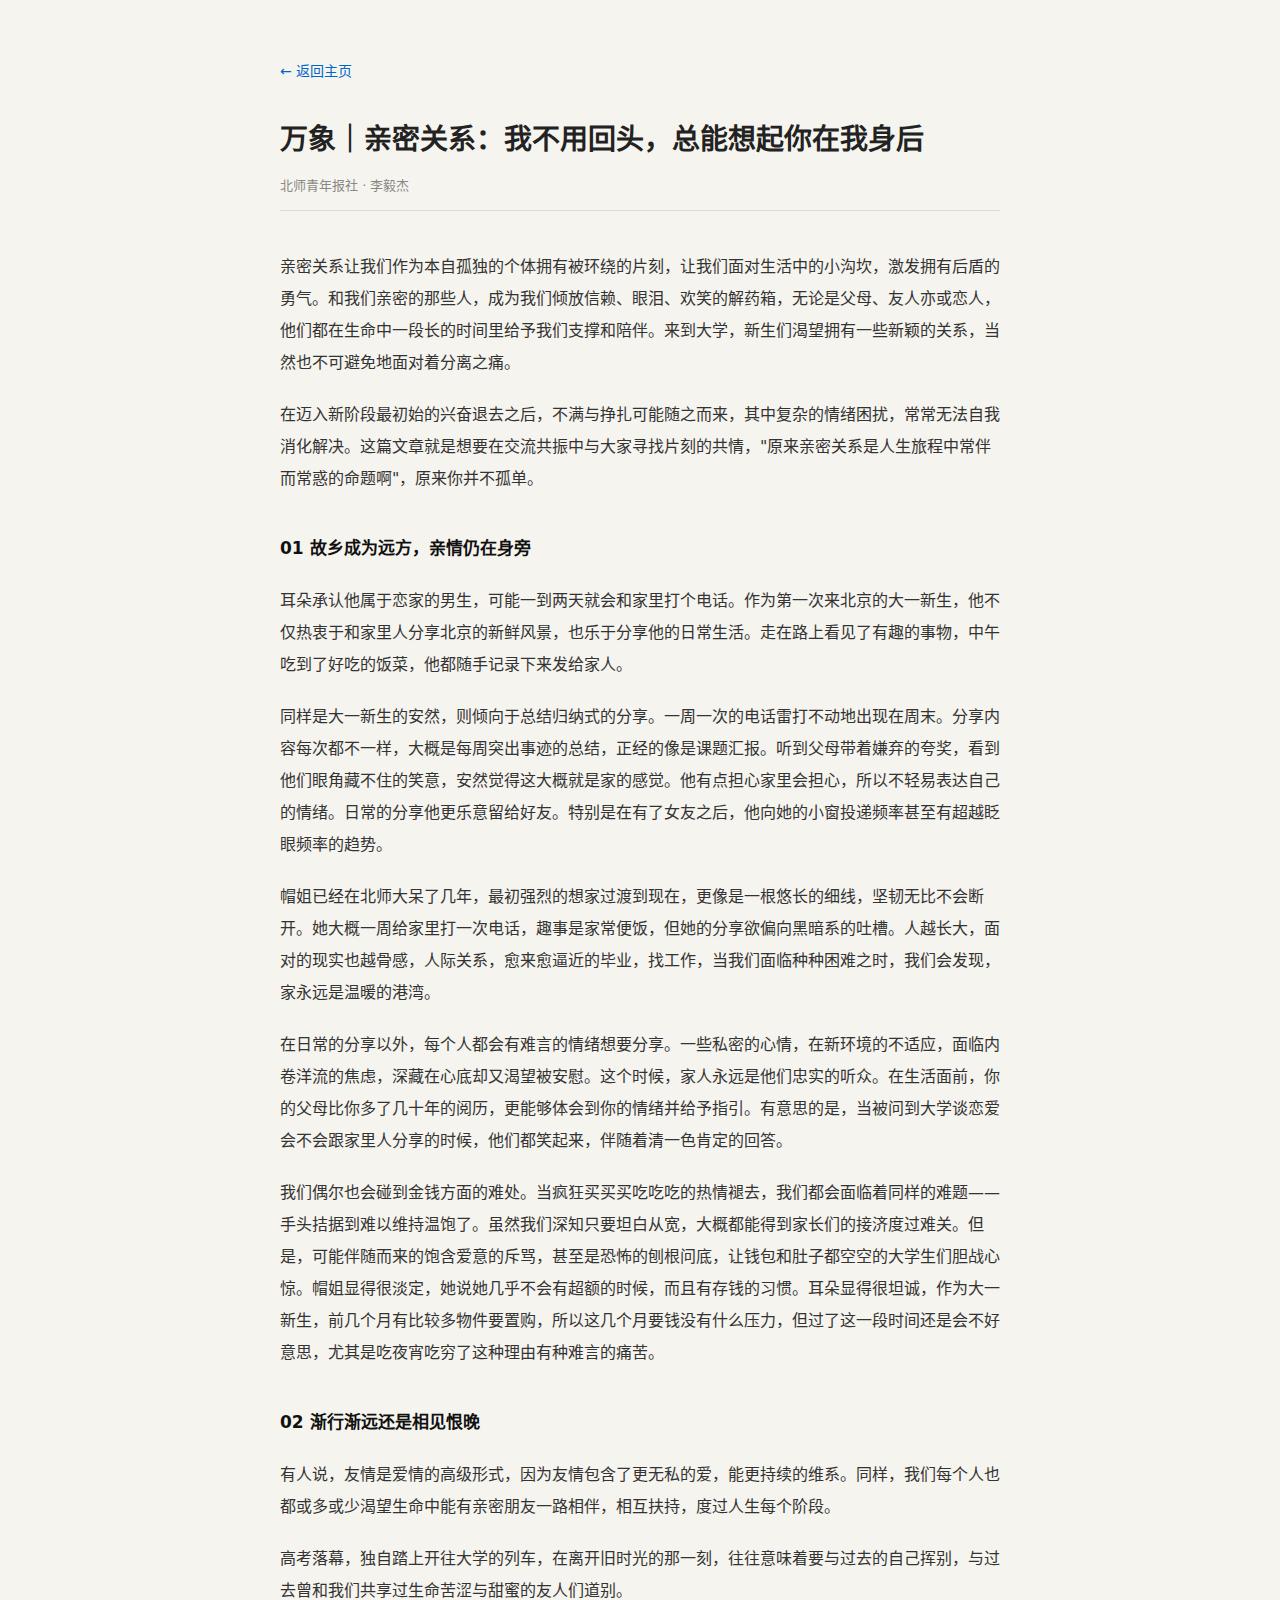
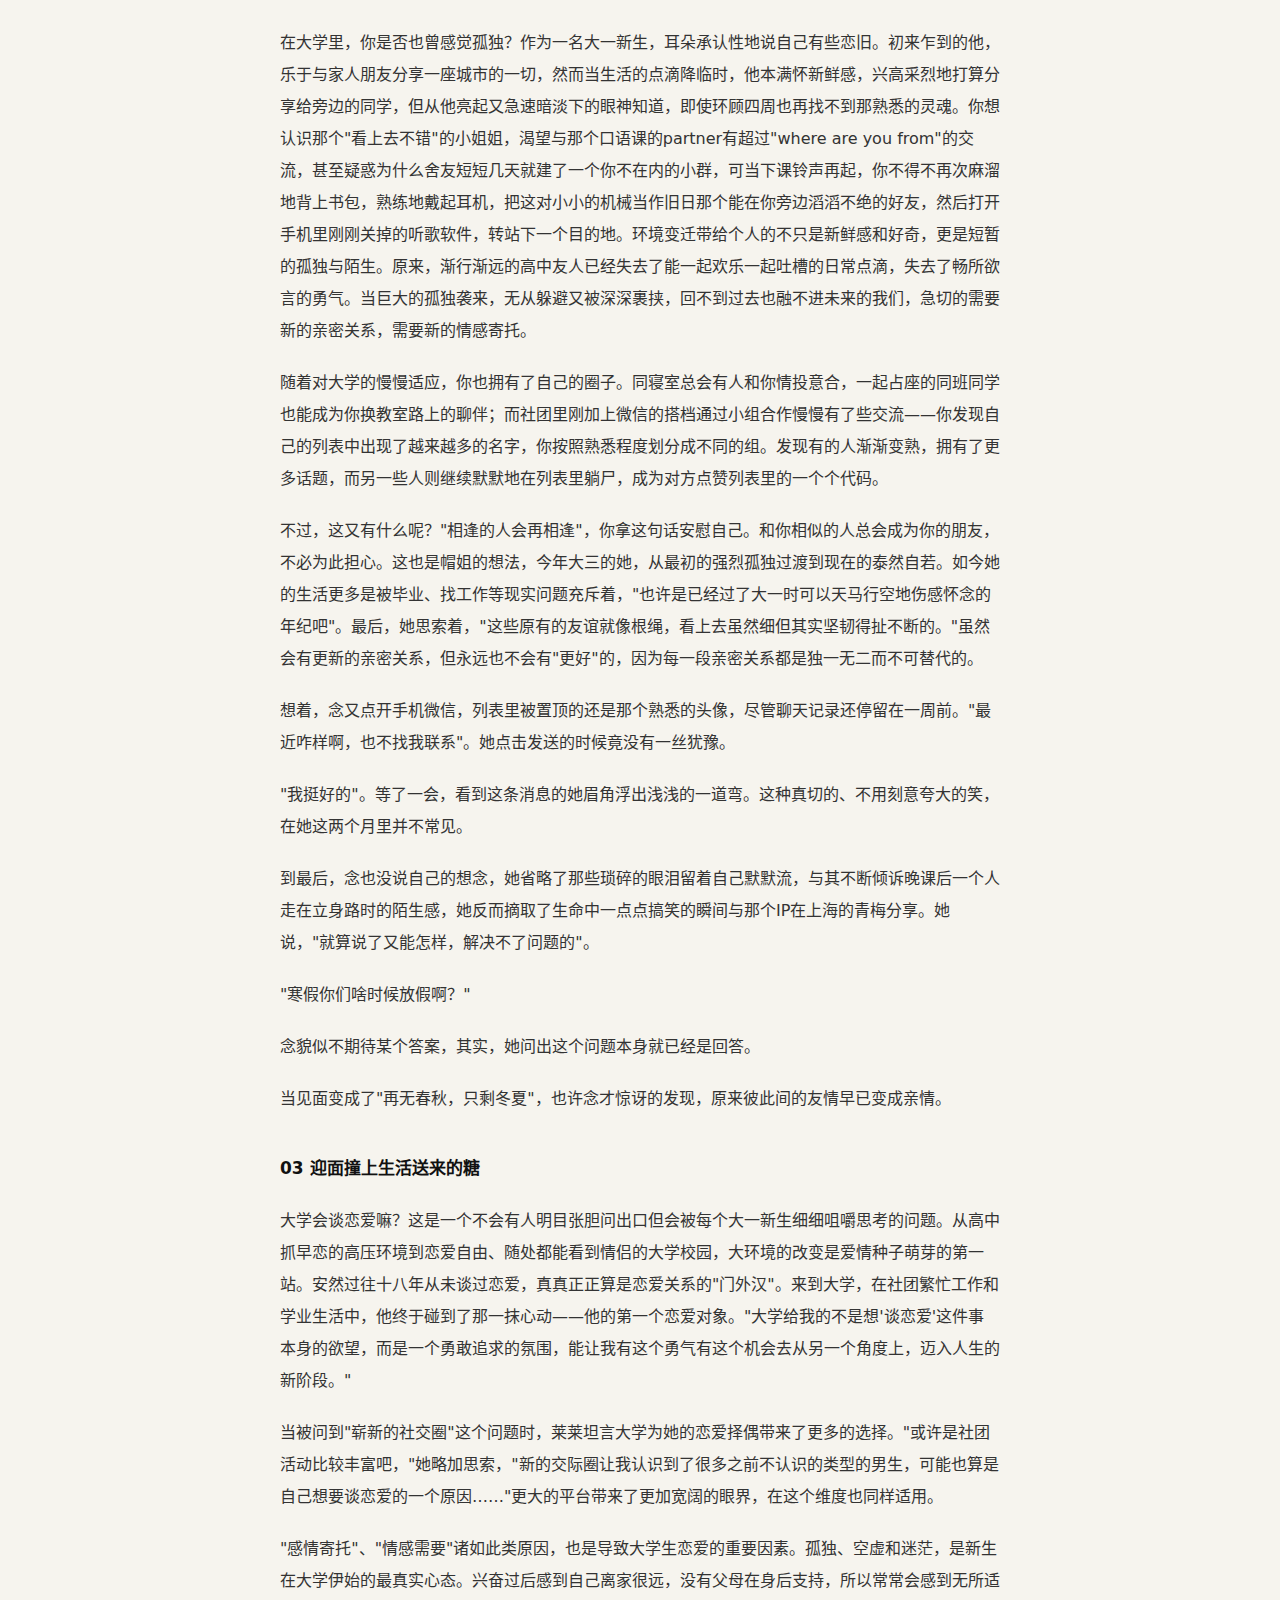
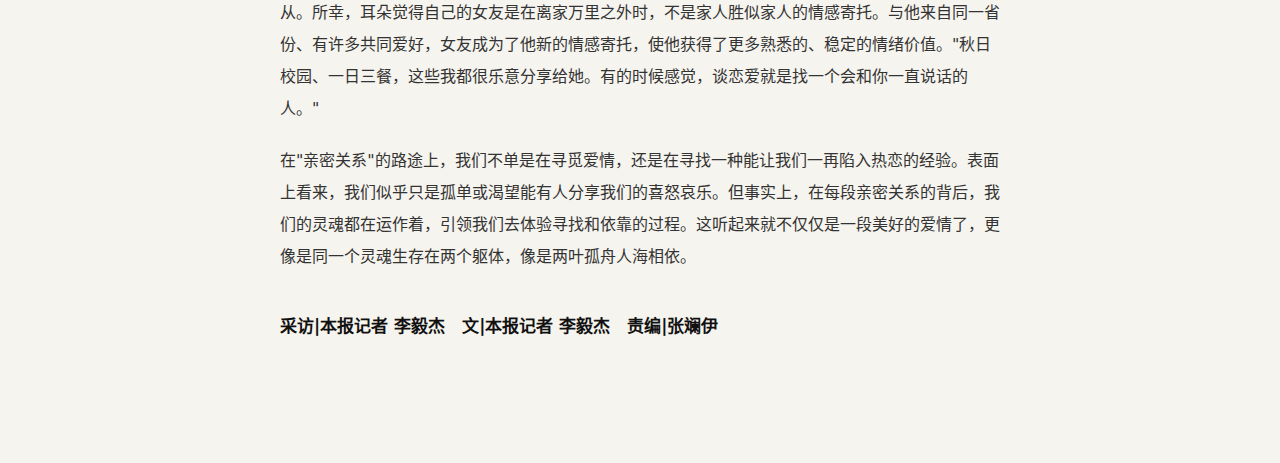
<file: article_love.html>
<!DOCTYPE html>
<html lang="zh-CN">
<head>
  <meta charset="UTF-8" />
  <title>万象｜亲密关系：我不用回头，总能想起你在我身后</title>
  <style>
    body { margin: 0; padding: 0; background-color: #f6f4ee; font-family: -apple-system, BlinkMacSystemFont, "Segoe UI", system-ui, sans-serif; color: #222; }
    .page { max-width: 720px; margin: 0 auto; padding: 60px 24px 100px; }
    .back { display: inline-block; margin-bottom: 40px; font-size: 14px; color: #0066cc; text-decoration: none; }
    .back:hover { text-decoration: underline; }
    h1 { font-size: 28px; font-weight: 600; line-height: 1.4; margin: 0 0 16px; }
    .meta { font-size: 13px; color: #888; margin-bottom: 40px; border-bottom: 1px solid #ddd; padding-bottom: 16px; }
    .content p { font-size: 16px; line-height: 2; margin: 0 0 20px; color: #333; }
    .content p.section-title { font-weight: 600; font-size: 17px; color: #111; margin-top: 36px; }
  </style>
</head>
<body>
  <div class="page">
    <a class="back" href="Unicore.html">← 返回主页</a>
    <h1>万象｜亲密关系：我不用回头，总能想起你在我身后</h1>
    <div class="meta">北师青年报社 · 李毅杰</div>
    <div class="content">
      <p>亲密关系让我们作为本自孤独的个体拥有被环绕的片刻，让我们面对生活中的小沟坎，激发拥有后盾的勇气。和我们亲密的那些人，成为我们倾放信赖、眼泪、欢笑的解药箱，无论是父母、友人亦或恋人，他们都在生命中一段长的时间里给予我们支撑和陪伴。来到大学，新生们渴望拥有一些新颖的关系，当然也不可避免地面对着分离之痛。</p>
      <p>在迈入新阶段最初始的兴奋退去之后，不满与挣扎可能随之而来，其中复杂的情绪困扰，常常无法自我消化解决。这篇文章就是想要在交流共振中与大家寻找片刻的共情，"原来亲密关系是人生旅程中常伴而常惑的命题啊"，原来你并不孤单。</p>
      <p class="section-title">01 故乡成为远方，亲情仍在身旁</p>
      <p>耳朵承认他属于恋家的男生，可能一到两天就会和家里打个电话。作为第一次来北京的大一新生，他不仅热衷于和家里人分享北京的新鲜风景，也乐于分享他的日常生活。走在路上看见了有趣的事物，中午吃到了好吃的饭菜，他都随手记录下来发给家人。</p>
      <p>同样是大一新生的安然，则倾向于总结归纳式的分享。一周一次的电话雷打不动地出现在周末。分享内容每次都不一样，大概是每周突出事迹的总结，正经的像是课题汇报。听到父母带着嫌弃的夸奖，看到他们眼角藏不住的笑意，安然觉得这大概就是家的感觉。他有点担心家里会担心，所以不轻易表达自己的情绪。日常的分享他更乐意留给好友。特别是在有了女友之后，他向她的小窗投递频率甚至有超越眨眼频率的趋势。</p>
      <p>帽姐已经在北师大呆了几年，最初强烈的想家过渡到现在，更像是一根悠长的细线，坚韧无比不会断开。她大概一周给家里打一次电话，趣事是家常便饭，但她的分享欲偏向黑暗系的吐槽。人越长大，面对的现实也越骨感，人际关系，愈来愈逼近的毕业，找工作，当我们面临种种困难之时，我们会发现，家永远是温暖的港湾。</p>
      <p>在日常的分享以外，每个人都会有难言的情绪想要分享。一些私密的心情，在新环境的不适应，面临内卷洋流的焦虑，深藏在心底却又渴望被安慰。这个时候，家人永远是他们忠实的听众。在生活面前，你的父母比你多了几十年的阅历，更能够体会到你的情绪并给予指引。有意思的是，当被问到大学谈恋爱会不会跟家里人分享的时候，他们都笑起来，伴随着清一色肯定的回答。</p>
      <p>我们偶尔也会碰到金钱方面的难处。当疯狂买买买吃吃吃的热情褪去，我们都会面临着同样的难题——手头拮据到难以维持温饱了。虽然我们深知只要坦白从宽，大概都能得到家长们的接济度过难关。但是，可能伴随而来的饱含爱意的斥骂，甚至是恐怖的刨根问底，让钱包和肚子都空空的大学生们胆战心惊。帽姐显得很淡定，她说她几乎不会有超额的时候，而且有存钱的习惯。耳朵显得很坦诚，作为大一新生，前几个月有比较多物件要置购，所以这几个月要钱没有什么压力，但过了这一段时间还是会不好意思，尤其是吃夜宵吃穷了这种理由有种难言的痛苦。</p>
      <p class="section-title">02 渐行渐远还是相见恨晚</p>
      <p>有人说，友情是爱情的高级形式，因为友情包含了更无私的爱，能更持续的维系。同样，我们每个人也都或多或少渴望生命中能有亲密朋友一路相伴，相互扶持，度过人生每个阶段。</p>
      <p>高考落幕，独自踏上开往大学的列车，在离开旧时光的那一刻，往往意味着要与过去的自己挥别，与过去曾和我们共享过生命苦涩与甜蜜的友人们道别。</p>
      <p>在大学里，你是否也曾感觉孤独？作为一名大一新生，耳朵承认性地说自己有些恋旧。初来乍到的他，乐于与家人朋友分享一座城市的一切，然而当生活的点滴降临时，他本满怀新鲜感，兴高采烈地打算分享给旁边的同学，但从他亮起又急速暗淡下的眼神知道，即使环顾四周也再找不到那熟悉的灵魂。你想认识那个"看上去不错"的小姐姐，渴望与那个口语课的partner有超过"where are you from"的交流，甚至疑惑为什么舍友短短几天就建了一个你不在内的小群，可当下课铃声再起，你不得不再次麻溜地背上书包，熟练地戴起耳机，把这对小小的机械当作旧日那个能在你旁边滔滔不绝的好友，然后打开手机里刚刚关掉的听歌软件，转站下一个目的地。环境变迁带给个人的不只是新鲜感和好奇，更是短暂的孤独与陌生。原来，渐行渐远的高中友人已经失去了能一起欢乐一起吐槽的日常点滴，失去了畅所欲言的勇气。当巨大的孤独袭来，无从躲避又被深深裹挟，回不到过去也融不进未来的我们，急切的需要新的亲密关系，需要新的情感寄托。</p>
      <p>随着对大学的慢慢适应，你也拥有了自己的圈子。同寝室总会有人和你情投意合，一起占座的同班同学也能成为你换教室路上的聊伴；而社团里刚加上微信的搭档通过小组合作慢慢有了些交流——你发现自己的列表中出现了越来越多的名字，你按照熟悉程度划分成不同的组。发现有的人渐渐变熟，拥有了更多话题，而另一些人则继续默默地在列表里躺尸，成为对方点赞列表里的一个个代码。</p>
      <p>不过，这又有什么呢？"相逢的人会再相逢"，你拿这句话安慰自己。和你相似的人总会成为你的朋友，不必为此担心。这也是帽姐的想法，今年大三的她，从最初的强烈孤独过渡到现在的泰然自若。如今她的生活更多是被毕业、找工作等现实问题充斥着，"也许是已经过了大一时可以天马行空地伤感怀念的年纪吧"。最后，她思索着，"这些原有的友谊就像根绳，看上去虽然细但其实坚韧得扯不断的。"虽然会有更新的亲密关系，但永远也不会有"更好"的，因为每一段亲密关系都是独一无二而不可替代的。</p>
      <p>想着，念又点开手机微信，列表里被置顶的还是那个熟悉的头像，尽管聊天记录还停留在一周前。"最近咋样啊，也不找我联系"。她点击发送的时候竟没有一丝犹豫。</p>
      <p>"我挺好的"。等了一会，看到这条消息的她眉角浮出浅浅的一道弯。这种真切的、不用刻意夸大的笑，在她这两个月里并不常见。</p>
      <p>到最后，念也没说自己的想念，她省略了那些琐碎的眼泪留着自己默默流，与其不断倾诉晚课后一个人走在立身路时的陌生感，她反而摘取了生命中一点点搞笑的瞬间与那个IP在上海的青梅分享。她说，"就算说了又能怎样，解决不了问题的"。</p>
      <p>"寒假你们啥时候放假啊？"</p>
      <p>念貌似不期待某个答案，其实，她问出这个问题本身就已经是回答。</p>
      <p>当见面变成了"再无春秋，只剩冬夏"，也许念才惊讶的发现，原来彼此间的友情早已变成亲情。</p>
      <p class="section-title">03 迎面撞上生活送来的糖</p>
      <p>大学会谈恋爱嘛？这是一个不会有人明目张胆问出口但会被每个大一新生细细咀嚼思考的问题。从高中抓早恋的高压环境到恋爱自由、随处都能看到情侣的大学校园，大环境的改变是爱情种子萌芽的第一站。安然过往十八年从未谈过恋爱，真真正正算是恋爱关系的"门外汉"。来到大学，在社团繁忙工作和学业生活中，他终于碰到了那一抹心动——他的第一个恋爱对象。"大学给我的不是想'谈恋爱'这件事本身的欲望，而是一个勇敢追求的氛围，能让我有这个勇气有这个机会去从另一个角度上，迈入人生的新阶段。"</p>
      <p>当被问到"崭新的社交圈"这个问题时，莱莱坦言大学为她的恋爱择偶带来了更多的选择。"或许是社团活动比较丰富吧，"她略加思索，"新的交际圈让我认识到了很多之前不认识的类型的男生，可能也算是自己想要谈恋爱的一个原因……"更大的平台带来了更加宽阔的眼界，在这个维度也同样适用。</p>
      <p>"感情寄托"、"情感需要"诸如此类原因，也是导致大学生恋爱的重要因素。孤独、空虚和迷茫，是新生在大学伊始的最真实心态。兴奋过后感到自己离家很远，没有父母在身后支持，所以常常会感到无所适从。所幸，耳朵觉得自己的女友是在离家万里之外时，不是家人胜似家人的情感寄托。与他来自同一省份、有许多共同爱好，女友成为了他新的情感寄托，使他获得了更多熟悉的、稳定的情绪价值。"秋日校园、一日三餐，这些我都很乐意分享给她。有的时候感觉，谈恋爱就是找一个会和你一直说话的人。"</p>
      <p>在"亲密关系"的路途上，我们不单是在寻觅爱情，还是在寻找一种能让我们一再陷入热恋的经验。表面上看来，我们似乎只是孤单或渴望能有人分享我们的喜怒哀乐。但事实上，在每段亲密关系的背后，我们的灵魂都在运作着，引领我们去体验寻找和依靠的过程。这听起来就不仅仅是一段美好的爱情了，更像是同一个灵魂生存在两个躯体，像是两叶孤舟人海相依。</p>
      <p class="section-title">采访|本报记者 李毅杰　文|本报记者 李毅杰　责编|张斓伊</p>
    </div>
  </div>
</body>
</html>
</file>
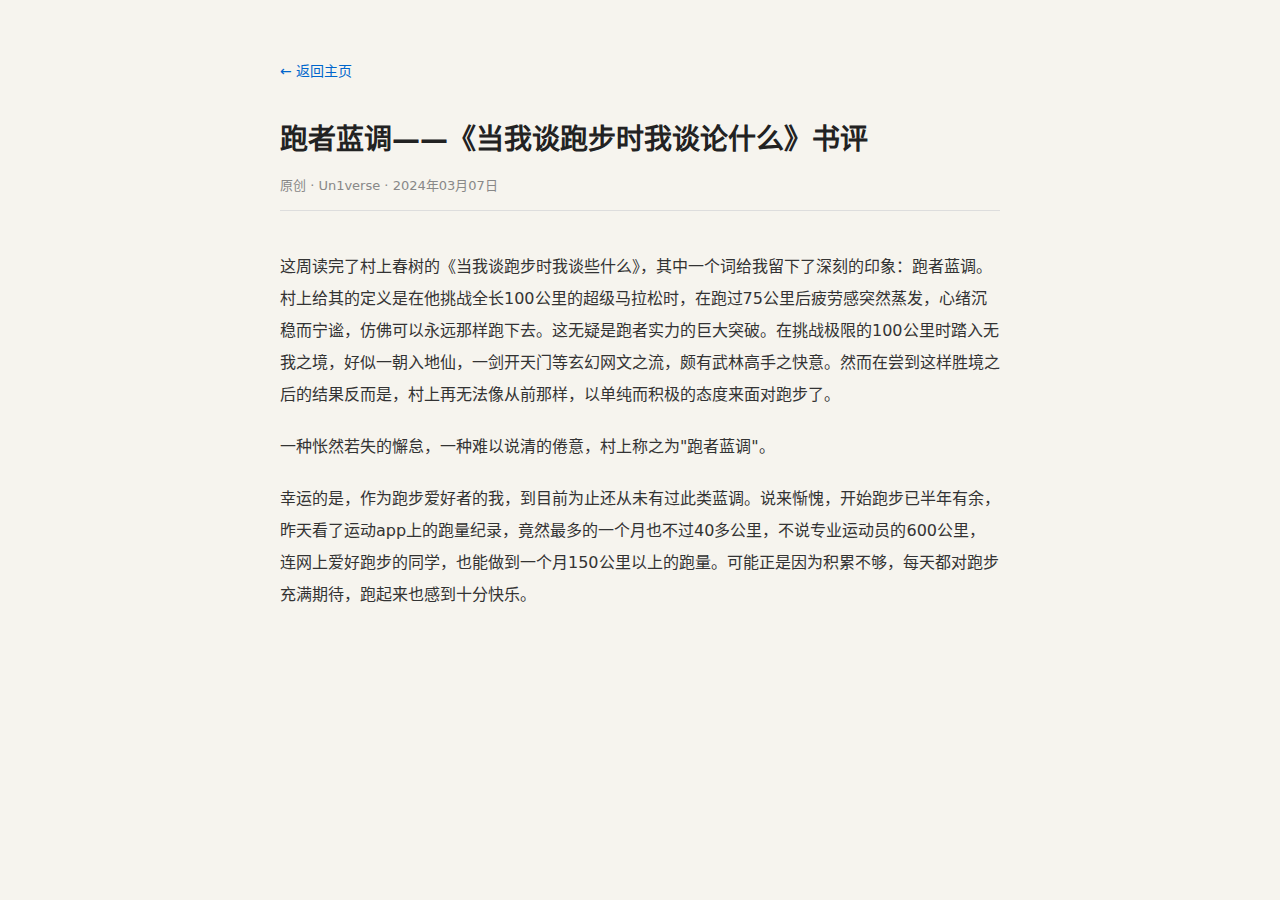
<file: article_run.html>
<!DOCTYPE html>
<html lang="zh-CN">
<head>
  <meta charset="UTF-8" />
  <title>跑者蓝调——《当我谈跑步时我谈论什么》书评</title>
  <style>
    body { margin: 0; padding: 0; background-color: #f6f4ee; font-family: -apple-system, BlinkMacSystemFont, "Segoe UI", system-ui, sans-serif; color: #222; }
    .page { max-width: 720px; margin: 0 auto; padding: 60px 24px 100px; }
    .back { display: inline-block; margin-bottom: 40px; font-size: 14px; color: #0066cc; text-decoration: none; }
    .back:hover { text-decoration: underline; }
    h1 { font-size: 28px; font-weight: 600; line-height: 1.4; margin: 0 0 16px; }
    .meta { font-size: 13px; color: #888; margin-bottom: 40px; border-bottom: 1px solid #ddd; padding-bottom: 16px; }
    .content p { font-size: 16px; line-height: 2; margin: 0 0 20px; color: #333; }
    .content p.section-title { font-weight: 600; font-size: 17px; color: #111; margin-top: 36px; }
  </style>
</head>
<body>
  <div class="page">
    <a class="back" href="./">← 返回主页</a>
    <h1>跑者蓝调——《当我谈跑步时我谈论什么》书评</h1>
    <div class="meta">原创 · Un1verse · 2024年03月07日</div>
    <div class="content">
      <p>这周读完了村上春树的《当我谈跑步时我谈些什么》，其中一个词给我留下了深刻的印象：跑者蓝调。村上给其的定义是在他挑战全长100公里的超级马拉松时，在跑过75公里后疲劳感突然蒸发，心绪沉稳而宁谧，仿佛可以永远那样跑下去。这无疑是跑者实力的巨大突破。在挑战极限的100公里时踏入无我之境，好似一朝入地仙，一剑开天门等玄幻网文之流，颇有武林高手之快意。然而在尝到这样胜境之后的结果反而是，村上再无法像从前那样，以单纯而积极的态度来面对跑步了。</p>
      <p>一种怅然若失的懈怠，一种难以说清的倦意，村上称之为"跑者蓝调"。</p>
      <p>幸运的是，作为跑步爱好者的我，到目前为止还从未有过此类蓝调。说来惭愧，开始跑步已半年有余，昨天看了运动app上的跑量纪录，竟然最多的一个月也不过40多公里，不说专业运动员的600公里，连网上爱好跑步的同学，也能做到一个月150公里以上的跑量。可能正是因为积累不够，每天都对跑步充满期待，跑起来也感到十分快乐。</p>
    </div>
  </div>
</body>
</html>
</file>
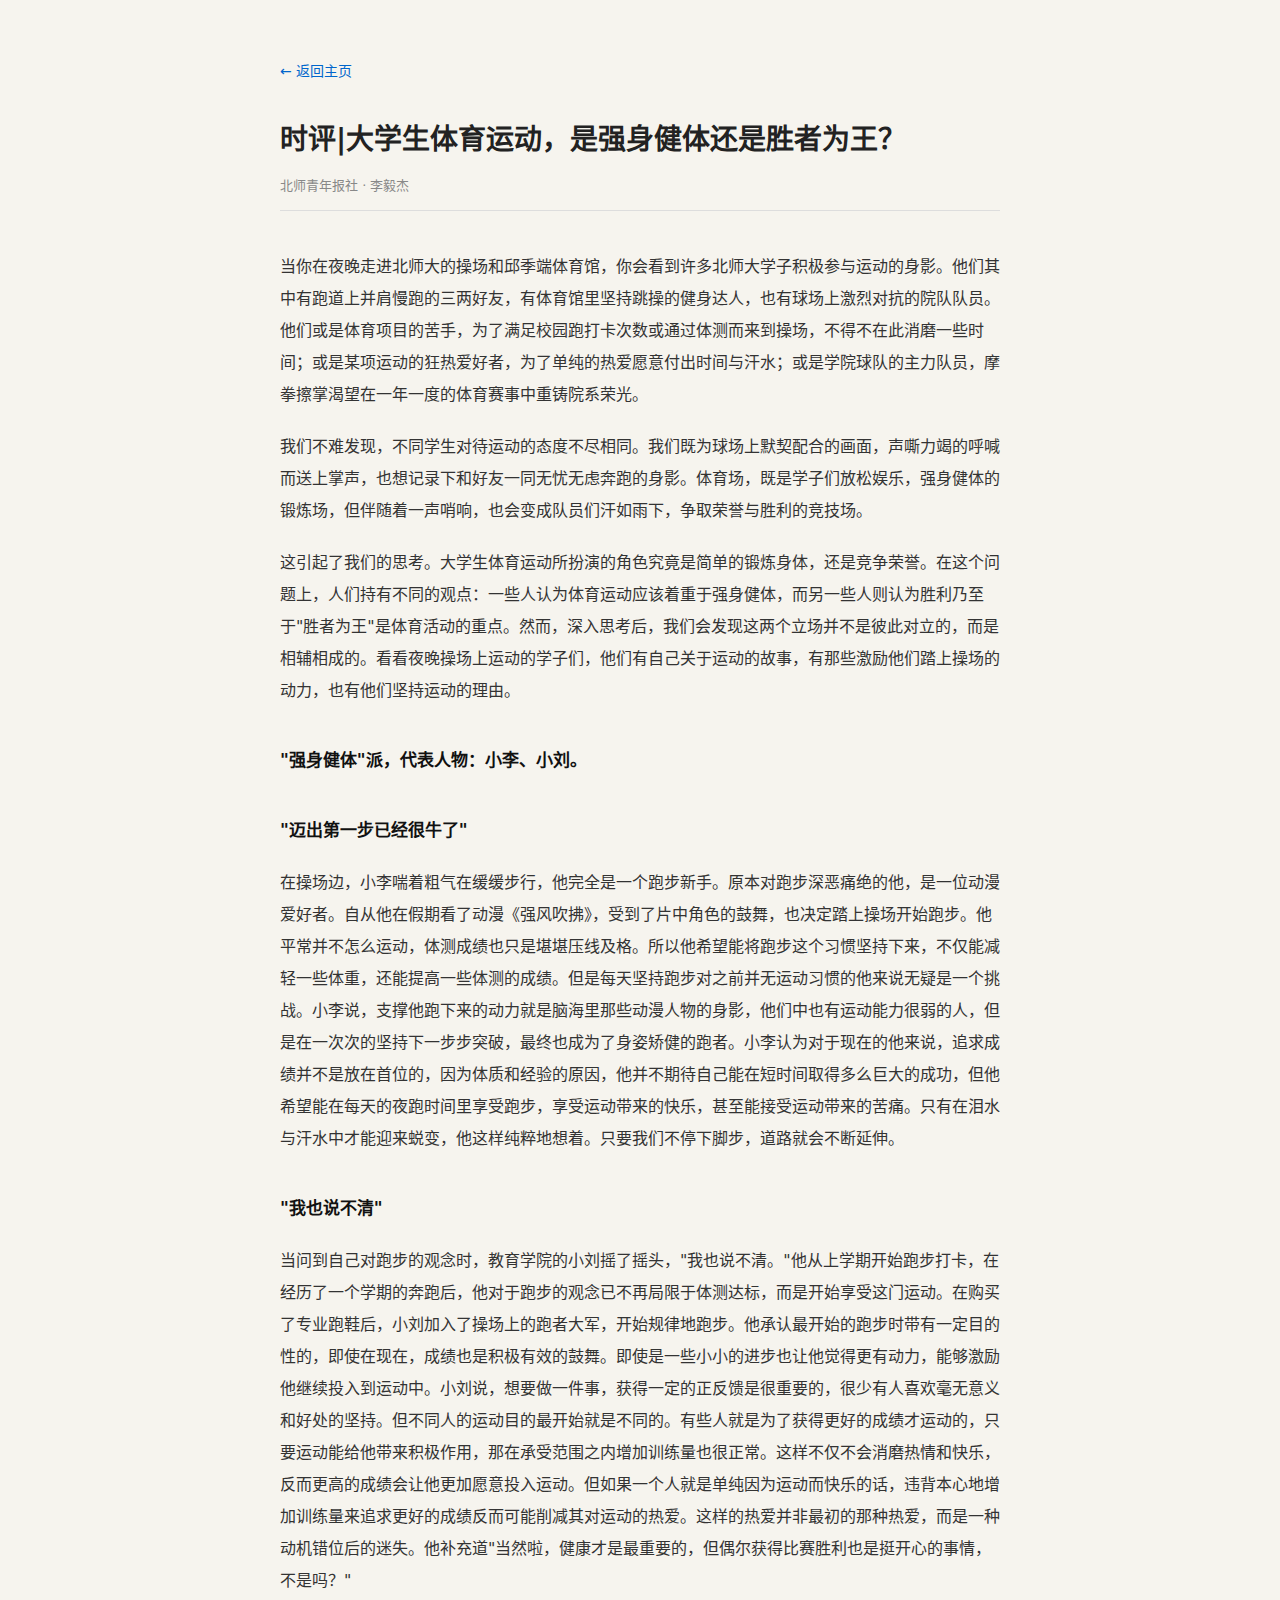
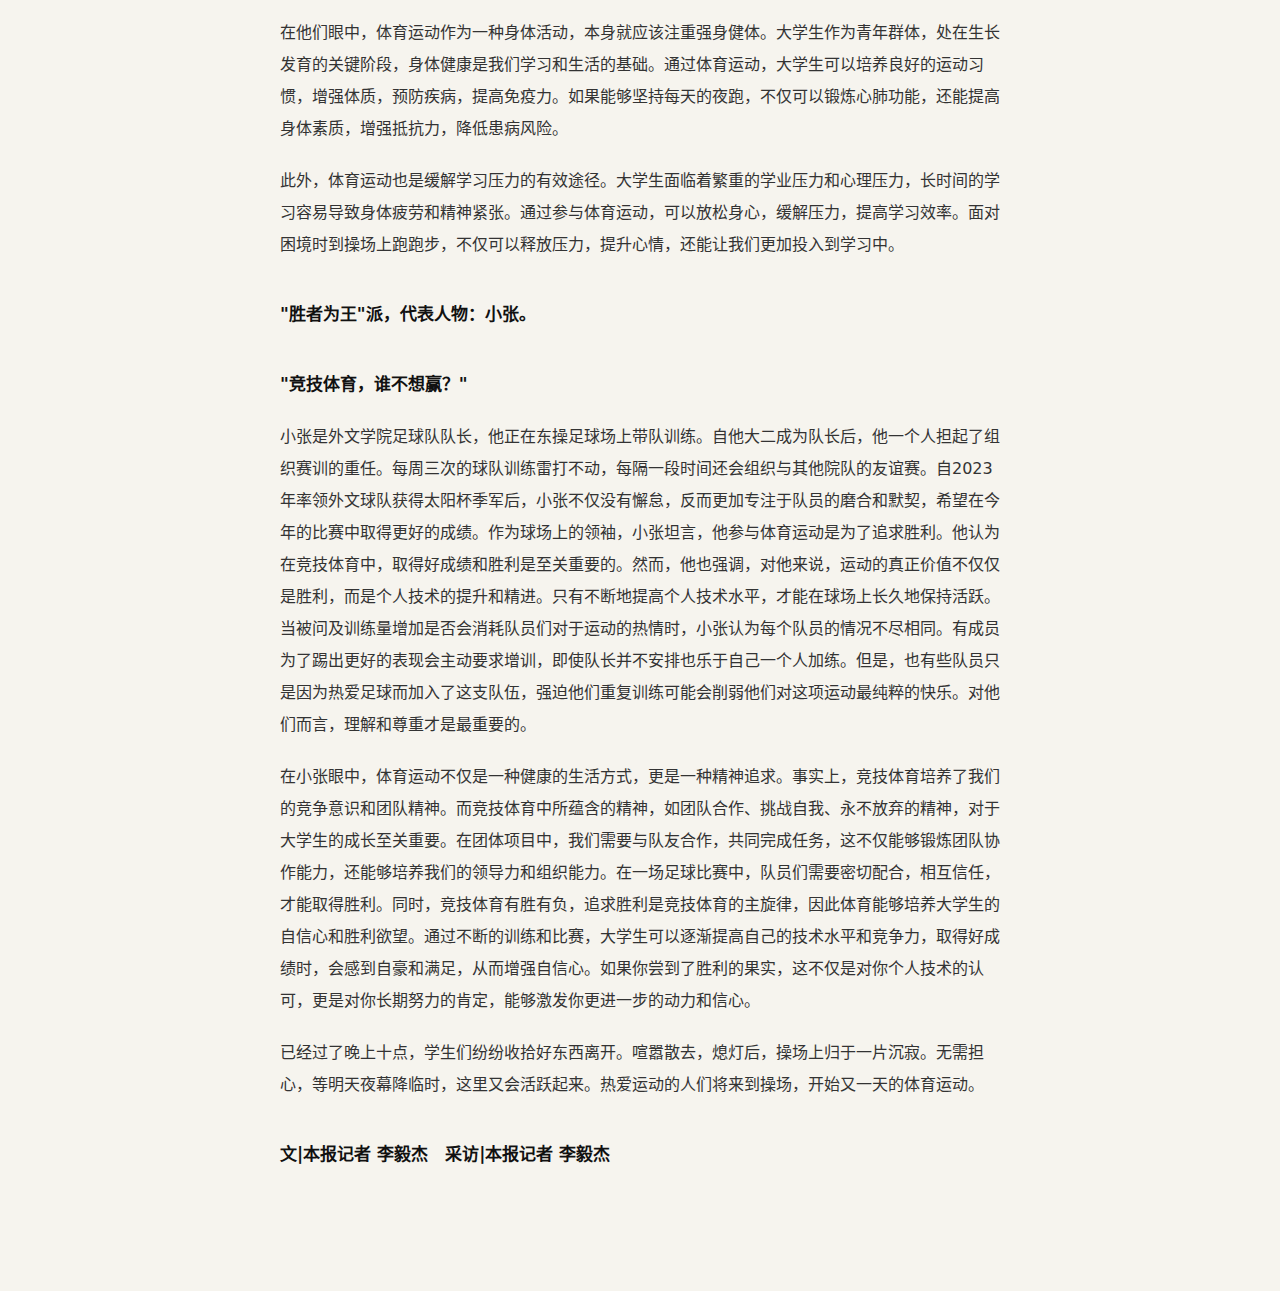
<file: article_sports.html>
<!DOCTYPE html>
<html lang="zh-CN">
<head>
  <meta charset="UTF-8" />
  <title>时评|大学生体育运动，是强身健体还是胜者为王？</title>
  <style>
    body {
      margin: 0;
      padding: 0;
      background-color: #f6f4ee;
      font-family: -apple-system, BlinkMacSystemFont, "Segoe UI", system-ui, sans-serif;
      color: #222;
    }
    .page {
      max-width: 720px;
      margin: 0 auto;
      padding: 60px 24px 100px;
    }
    .back {
      display: inline-block;
      margin-bottom: 40px;
      font-size: 14px;
      color: #0066cc;
      text-decoration: none;
    }
    .back:hover { text-decoration: underline; }
    h1 {
      font-size: 28px;
      font-weight: 600;
      line-height: 1.4;
      margin: 0 0 16px;
    }
    .meta {
      font-size: 13px;
      color: #888;
      margin-bottom: 40px;
      border-bottom: 1px solid #ddd;
      padding-bottom: 16px;
    }
    .content p {
      font-size: 16px;
      line-height: 2;
      margin: 0 0 20px;
      color: #333;
    }
    .content p.section-title {
      font-weight: 600;
      font-size: 17px;
      color: #111;
      margin-top: 36px;
    }
  </style>
</head>
<body>
  <div class="page">
    <a class="back" href="./">← 返回主页</a>
    <h1>时评|大学生体育运动，是强身健体还是胜者为王？</h1>
    <div class="meta">北师青年报社 · 李毅杰</div>
    <div class="content">
      <p>当你在夜晚走进北师大的操场和邱季端体育馆，你会看到许多北师大学子积极参与运动的身影。他们其中有跑道上并肩慢跑的三两好友，有体育馆里坚持跳操的健身达人，也有球场上激烈对抗的院队队员。他们或是体育项目的苦手，为了满足校园跑打卡次数或通过体测而来到操场，不得不在此消磨一些时间；或是某项运动的狂热爱好者，为了单纯的热爱愿意付出时间与汗水；或是学院球队的主力队员，摩拳擦掌渴望在一年一度的体育赛事中重铸院系荣光。</p>
      <p>我们不难发现，不同学生对待运动的态度不尽相同。我们既为球场上默契配合的画面，声嘶力竭的呼喊而送上掌声，也想记录下和好友一同无忧无虑奔跑的身影。体育场，既是学子们放松娱乐，强身健体的锻炼场，但伴随着一声哨响，也会变成队员们汗如雨下，争取荣誉与胜利的竞技场。</p>
      <p>这引起了我们的思考。大学生体育运动所扮演的角色究竟是简单的锻炼身体，还是竞争荣誉。在这个问题上，人们持有不同的观点：一些人认为体育运动应该着重于强身健体，而另一些人则认为胜利乃至于"胜者为王"是体育活动的重点。然而，深入思考后，我们会发现这两个立场并不是彼此对立的，而是相辅相成的。看看夜晚操场上运动的学子们，他们有自己关于运动的故事，有那些激励他们踏上操场的动力，也有他们坚持运动的理由。</p>
      <p class="section-title">"强身健体"派，代表人物：小李、小刘。</p>
      <p class="section-title">"迈出第一步已经很牛了"</p>
      <p>在操场边，小李喘着粗气在缓缓步行，他完全是一个跑步新手。原本对跑步深恶痛绝的他，是一位动漫爱好者。自从他在假期看了动漫《强风吹拂》，受到了片中角色的鼓舞，也决定踏上操场开始跑步。他平常并不怎么运动，体测成绩也只是堪堪压线及格。所以他希望能将跑步这个习惯坚持下来，不仅能减轻一些体重，还能提高一些体测的成绩。但是每天坚持跑步对之前并无运动习惯的他来说无疑是一个挑战。小李说，支撑他跑下来的动力就是脑海里那些动漫人物的身影，他们中也有运动能力很弱的人，但是在一次次的坚持下一步步突破，最终也成为了身姿矫健的跑者。小李认为对于现在的他来说，追求成绩并不是放在首位的，因为体质和经验的原因，他并不期待自己能在短时间取得多么巨大的成功，但他希望能在每天的夜跑时间里享受跑步，享受运动带来的快乐，甚至能接受运动带来的苦痛。只有在泪水与汗水中才能迎来蜕变，他这样纯粹地想着。只要我们不停下脚步，道路就会不断延伸。</p>
      <p class="section-title">"我也说不清"</p>
      <p>当问到自己对跑步的观念时，教育学院的小刘摇了摇头，"我也说不清。"他从上学期开始跑步打卡，在经历了一个学期的奔跑后，他对于跑步的观念已不再局限于体测达标，而是开始享受这门运动。在购买了专业跑鞋后，小刘加入了操场上的跑者大军，开始规律地跑步。他承认最开始的跑步时带有一定目的性的，即使在现在，成绩也是积极有效的鼓舞。即使是一些小小的进步也让他觉得更有动力，能够激励他继续投入到运动中。小刘说，想要做一件事，获得一定的正反馈是很重要的，很少有人喜欢毫无意义和好处的坚持。但不同人的运动目的最开始就是不同的。有些人就是为了获得更好的成绩才运动的，只要运动能给他带来积极作用，那在承受范围之内增加训练量也很正常。这样不仅不会消磨热情和快乐，反而更高的成绩会让他更加愿意投入运动。但如果一个人就是单纯因为运动而快乐的话，违背本心地增加训练量来追求更好的成绩反而可能削减其对运动的热爱。这样的热爱并非最初的那种热爱，而是一种动机错位后的迷失。他补充道"当然啦，健康才是最重要的，但偶尔获得比赛胜利也是挺开心的事情，不是吗？"</p>
      <p>在他们眼中，体育运动作为一种身体活动，本身就应该注重强身健体。大学生作为青年群体，处在生长发育的关键阶段，身体健康是我们学习和生活的基础。通过体育运动，大学生可以培养良好的运动习惯，增强体质，预防疾病，提高免疫力。如果能够坚持每天的夜跑，不仅可以锻炼心肺功能，还能提高身体素质，增强抵抗力，降低患病风险。</p>
      <p>此外，体育运动也是缓解学习压力的有效途径。大学生面临着繁重的学业压力和心理压力，长时间的学习容易导致身体疲劳和精神紧张。通过参与体育运动，可以放松身心，缓解压力，提高学习效率。面对困境时到操场上跑跑步，不仅可以释放压力，提升心情，还能让我们更加投入到学习中。</p>
      <p class="section-title">"胜者为王"派，代表人物：小张。</p>
      <p class="section-title">"竞技体育，谁不想赢？"</p>
      <p>小张是外文学院足球队队长，他正在东操足球场上带队训练。自他大二成为队长后，他一个人担起了组织赛训的重任。每周三次的球队训练雷打不动，每隔一段时间还会组织与其他院队的友谊赛。自2023年率领外文球队获得太阳杯季军后，小张不仅没有懈怠，反而更加专注于队员的磨合和默契，希望在今年的比赛中取得更好的成绩。作为球场上的领袖，小张坦言，他参与体育运动是为了追求胜利。他认为在竞技体育中，取得好成绩和胜利是至关重要的。然而，他也强调，对他来说，运动的真正价值不仅仅是胜利，而是个人技术的提升和精进。只有不断地提高个人技术水平，才能在球场上长久地保持活跃。当被问及训练量增加是否会消耗队员们对于运动的热情时，小张认为每个队员的情况不尽相同。有成员为了踢出更好的表现会主动要求增训，即使队长并不安排也乐于自己一个人加练。但是，也有些队员只是因为热爱足球而加入了这支队伍，强迫他们重复训练可能会削弱他们对这项运动最纯粹的快乐。对他们而言，理解和尊重才是最重要的。</p>
      <p>在小张眼中，体育运动不仅是一种健康的生活方式，更是一种精神追求。事实上，竞技体育培养了我们的竞争意识和团队精神。而竞技体育中所蕴含的精神，如团队合作、挑战自我、永不放弃的精神，对于大学生的成长至关重要。在团体项目中，我们需要与队友合作，共同完成任务，这不仅能够锻炼团队协作能力，还能够培养我们的领导力和组织能力。在一场足球比赛中，队员们需要密切配合，相互信任，才能取得胜利。同时，竞技体育有胜有负，追求胜利是竞技体育的主旋律，因此体育能够培养大学生的自信心和胜利欲望。通过不断的训练和比赛，大学生可以逐渐提高自己的技术水平和竞争力，取得好成绩时，会感到自豪和满足，从而增强自信心。如果你尝到了胜利的果实，这不仅是对你个人技术的认可，更是对你长期努力的肯定，能够激发你更进一步的动力和信心。</p>
      <p>已经过了晚上十点，学生们纷纷收拾好东西离开。喧嚣散去，熄灯后，操场上归于一片沉寂。无需担心，等明天夜幕降临时，这里又会活跃起来。热爱运动的人们将来到操场，开始又一天的体育运动。</p>
      <p class="section-title">文|本报记者 李毅杰　采访|本报记者 李毅杰</p>
    </div>
  </div>
</body>
</html>
</file>
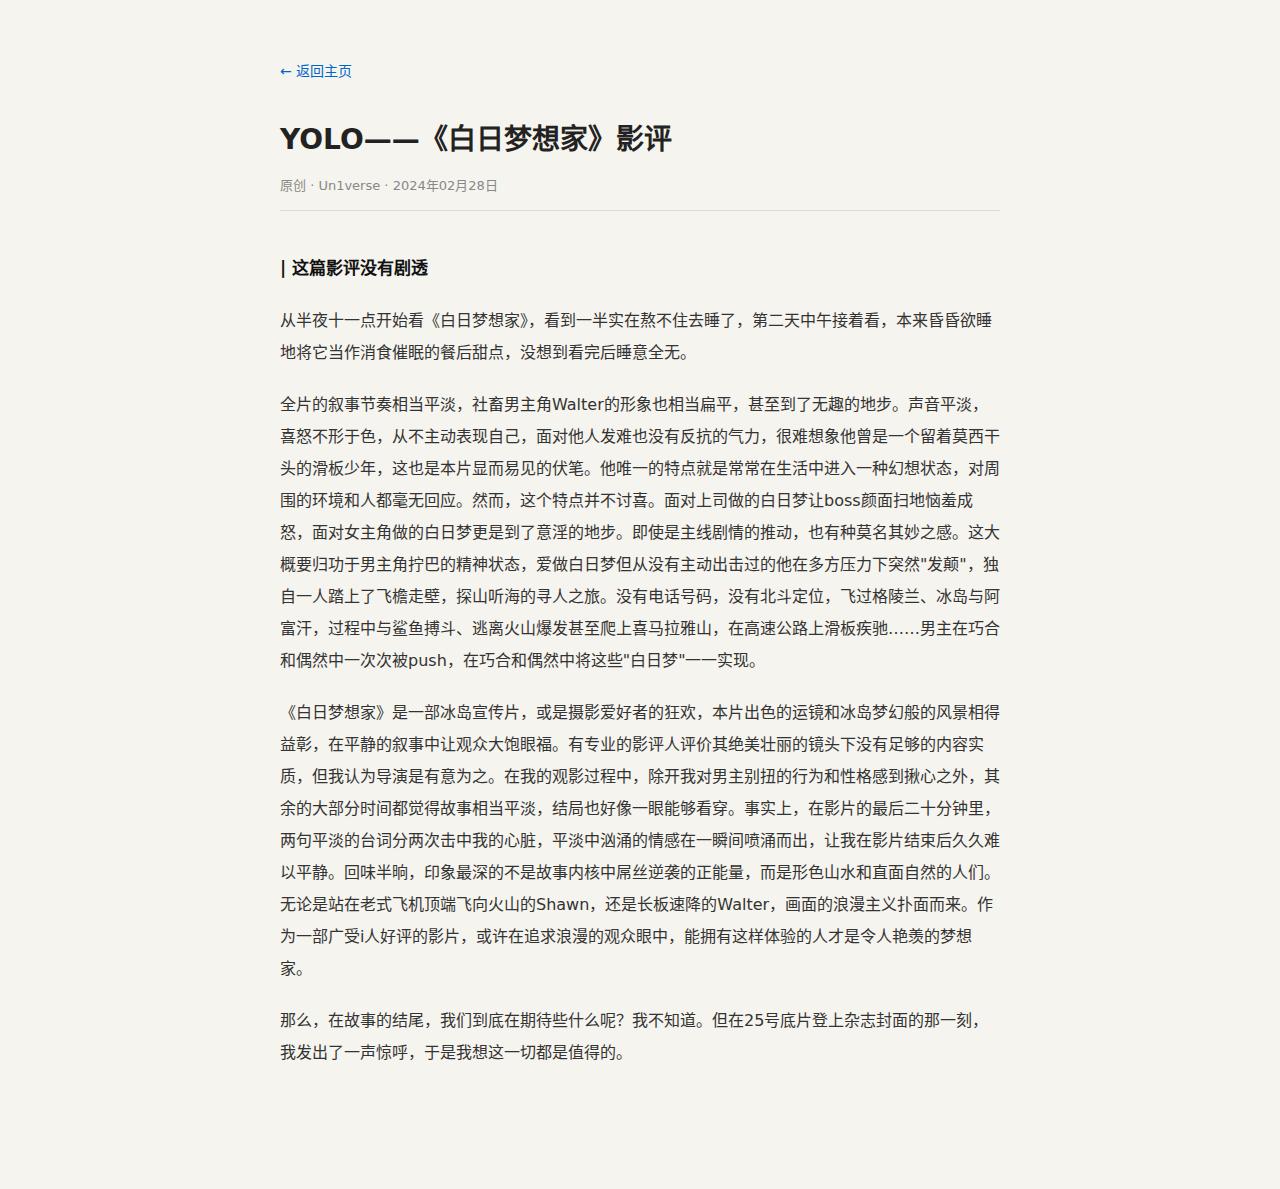
<file: article_yolo.html>
<!DOCTYPE html>
<html lang="zh-CN">
<head>
  <meta charset="UTF-8" />
  <title>YOLO——《白日梦想家》影评</title>
  <style>
    body { margin: 0; padding: 0; background-color: #f6f4ee; font-family: -apple-system, BlinkMacSystemFont, "Segoe UI", system-ui, sans-serif; color: #222; }
    .page { max-width: 720px; margin: 0 auto; padding: 60px 24px 100px; }
    .back { display: inline-block; margin-bottom: 40px; font-size: 14px; color: #0066cc; text-decoration: none; }
    .back:hover { text-decoration: underline; }
    h1 { font-size: 28px; font-weight: 600; line-height: 1.4; margin: 0 0 16px; }
    .meta { font-size: 13px; color: #888; margin-bottom: 40px; border-bottom: 1px solid #ddd; padding-bottom: 16px; }
    .content p { font-size: 16px; line-height: 2; margin: 0 0 20px; color: #333; }
    .content p.section-title { font-weight: 600; font-size: 17px; color: #111; margin-top: 36px; }
  </style>
</head>
<body>
  <div class="page">
    <a class="back" href="Unicore.html">← 返回主页</a>
    <h1>YOLO——《白日梦想家》影评</h1>
    <div class="meta">原创 · Un1verse · 2024年02月28日</div>
    <div class="content">
      <p class="section-title">| 这篇影评没有剧透</p>
      <p>从半夜十一点开始看《白日梦想家》，看到一半实在熬不住去睡了，第二天中午接着看，本来昏昏欲睡地将它当作消食催眠的餐后甜点，没想到看完后睡意全无。</p>
      <p>全片的叙事节奏相当平淡，社畜男主角Walter的形象也相当扁平，甚至到了无趣的地步。声音平淡，喜怒不形于色，从不主动表现自己，面对他人发难也没有反抗的气力，很难想象他曾是一个留着莫西干头的滑板少年，这也是本片显而易见的伏笔。他唯一的特点就是常常在生活中进入一种幻想状态，对周围的环境和人都毫无回应。然而，这个特点并不讨喜。面对上司做的白日梦让boss颜面扫地恼羞成怒，面对女主角做的白日梦更是到了意淫的地步。即使是主线剧情的推动，也有种莫名其妙之感。这大概要归功于男主角拧巴的精神状态，爱做白日梦但从没有主动出击过的他在多方压力下突然"发颠"，独自一人踏上了飞檐走壁，探山听海的寻人之旅。没有电话号码，没有北斗定位，飞过格陵兰、冰岛与阿富汗，过程中与鲨鱼搏斗、逃离火山爆发甚至爬上喜马拉雅山，在高速公路上滑板疾驰……男主在巧合和偶然中一次次被push，在巧合和偶然中将这些"白日梦"一一实现。</p>
      <p>《白日梦想家》是一部冰岛宣传片，或是摄影爱好者的狂欢，本片出色的运镜和冰岛梦幻般的风景相得益彰，在平静的叙事中让观众大饱眼福。有专业的影评人评价其绝美壮丽的镜头下没有足够的内容实质，但我认为导演是有意为之。在我的观影过程中，除开我对男主别扭的行为和性格感到揪心之外，其余的大部分时间都觉得故事相当平淡，结局也好像一眼能够看穿。事实上，在影片的最后二十分钟里，两句平淡的台词分两次击中我的心脏，平淡中汹涌的情感在一瞬间喷涌而出，让我在影片结束后久久难以平静。回味半晌，印象最深的不是故事内核中屌丝逆袭的正能量，而是形色山水和直面自然的人们。无论是站在老式飞机顶端飞向火山的Shawn，还是长板速降的Walter，画面的浪漫主义扑面而来。作为一部广受i人好评的影片，或许在追求浪漫的观众眼中，能拥有这样体验的人才是令人艳羡的梦想家。</p>
      <p>那么，在故事的结尾，我们到底在期待些什么呢？我不知道。但在25号底片登上杂志封面的那一刻，我发出了一声惊呼，于是我想这一切都是值得的。</p>
    </div>
  </div>
</body>
</html>
</file>
